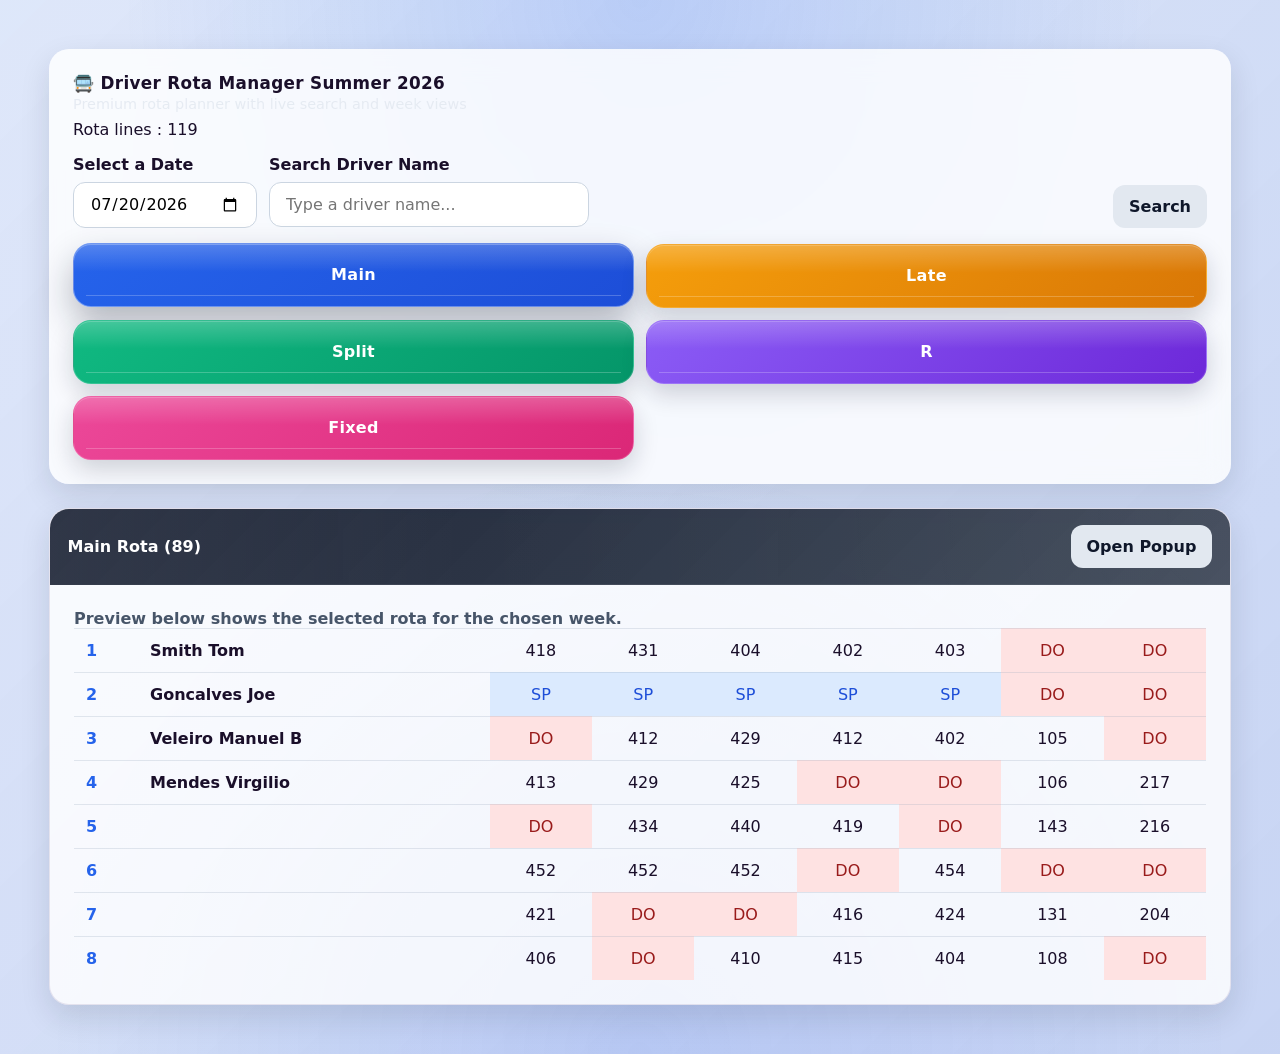
<file: rota.html>
<!doctype html>
<html lang="en">

<head>
    <meta charset="UTF-8" />
    <meta name="viewport" content="width=device-width, initial-scale=1.0" />
    <title>Driver Rota Manager Summer 2026</title>
    <style>
        :root {
            --panel-bg: rgba(255, 255, 255, 0.82);
            --panel-border: rgba(161, 148, 184, 0.22);
            --bg-top: 37, 99, 235;
            --bg-bottom: 29, 78, 216;
            font-family: Inter, system-ui, sans-serif;
            color: #0f172a;
            background: #f8fafc;
        }

        * {
            box-sizing: border-box;
        }

        body {
            padding: 25px;
            margin: 0;
            min-width: 320px;
            color: #1a0f2a;
            background:
                radial-gradient(circle at top, rgba(var(--bg-top), 0.18), transparent 42%),
                radial-gradient(circle at bottom, rgba(var(--bg-bottom), 0.14), transparent 48%),
                linear-gradient(135deg, rgba(var(--bg-top), 0.12), rgba(var(--bg-bottom), 0.22)),
                url("https://uploads.onecompiler.io/44uengjdp/44uhgxeze/blend%20all%20images,%20make%20sky%20a%20sunset%20and%20put%20castle.jpg") center/cover fixed no-repeat;
            background-blend-mode: screen, screen, normal, normal;
        }

        .min-h-screen {
            min-height: 100vh;
        }

        .max-w-6xl {
            max-width: 1200px;
        }

        .mx-auto {
            margin-left: auto;
            margin-right: auto;
        }

        .space-y-6>*+* {
            margin-top: 1.5rem;
        }

        .p-6 {
            padding: 1.5rem;
        }

        .mt-2 {
            margin-top: 0.5rem;
        }

        .mt-4 {
            margin-top: 1rem;
        }

        .mb-3 {
            margin-bottom: 0.75rem;
        }

        .bg-white {
            background: var(--panel-bg);
            backdrop-filter: blur(14px);
            -webkit-backdrop-filter: blur(14px);
        }

        .font-bold {
            font-weight: 700;
        }

        .text-3xl {
            font-size: 2rem;
            line-height: 1.1;
        }

        .rounded-2xl {
            border-radius: 1.25rem;
        }

        .shadow {
            box-shadow: 0 12px 30px rgba(15, 23, 42, 0.12);
        }

        .btn {
            border: 0;
            border-radius: 12px;
            padding: 0.75rem 1rem;
            font: inherit;
            font-weight: 700;
            cursor: pointer;
        }

        .btn-primary {
            color: #fff;
        }

        .btn-secondary {
            background: #e2e8f0;
            color: #0f172a;
        }

        .btn-secondary:hover {
            background: #cbd5e1;
        }

        .btn-rotas {
            display: grid;
            grid-template-columns: repeat(2, minmax(0, 1fr));
            gap: 0.75rem;
            margin-top: 1rem;
        }

        .rota-btn {
            color: #fff;
            border: 1px solid rgba(255, 255, 255, 0.16);
            min-height: 64px;
            padding: 0.95rem 1rem;
            border-radius: 18px;
            font-weight: 800;
            letter-spacing: 0.02em;
            position: relative;
            overflow: hidden;
            transition: transform 180ms ease, box-shadow 180ms ease, filter 180ms ease, border-color 180ms ease;
            box-shadow: 0 10px 24px rgba(15, 23, 42, 0.18), inset 0 1px 0 rgba(255, 255, 255, 0.18);
        }

        .rota-btn::before {
            content: '';
            position: absolute;
            inset: 0;
            background: linear-gradient(180deg, rgba(255, 255, 255, 0.22), transparent 45%);
            pointer-events: none;
        }

        .rota-btn::after {
            content: '';
            position: absolute;
            inset: auto 12px 10px 12px;
            height: 1px;
            background: rgba(255, 255, 255, 0.22);
            pointer-events: none;
        }

        .rota-btn:hover {
            transform: translateY(-3px) scale(1.01);
            filter: brightness(1.08) saturate(1.08);
            box-shadow: 0 16px 32px rgba(15, 23, 42, 0.26), 0 0 28px rgba(255, 255, 255, 0.14), inset 0 1px 0 rgba(255, 255, 255, 0.22);
        }

        .rota-btn.active {
            transform: translateY(-1px);
            border-color: rgba(255, 255, 255, 0.34);
            box-shadow: 0 16px 34px rgba(15, 23, 42, 0.3), 0 0 30px rgba(255, 255, 255, 0.18), inset 0 1px 0 rgba(255, 255, 255, 0.26);
        }

        .toolbar {
            display: flex;
            gap: 0.75rem;
            flex-wrap: wrap;
            align-items: center;
            margin-top: 1rem;
        }

        .search-input {
            width: 100%;
            max-width: 320px;
            border: 1px solid #cbd5e1;
            border-radius: 12px;
            padding: 0.75rem 1rem;
            font: inherit;
            background: #fff;
        }

        table {
            width: 100%;
            min-width: 900px;
            border-collapse: collapse;
        }

        .section {
            background: var(--panel-bg);
            border: 1px solid var(--panel-border);
            box-shadow: 0 12px 30px rgba(15, 23, 42, 0.12);
            border-radius: 1.25rem;
            overflow: hidden;
        }

        .table-wrap {
            overflow-x: auto;
            -webkit-overflow-scrolling: touch;
        }

        td {
            border-top: 1px solid rgba(148, 163, 184, 0.25);
            padding: 0.75rem;
            vertical-align: top;
            white-space: nowrap;
        }

        td:first-child {
            width: 64px;
            font-weight: 700;
            color: #2563eb;
        }

        td:nth-child(2) {
            min-width: 220px;
            font-weight: 600;
        }

        td:nth-child(n + 3) {
            text-align: center;
            min-width: 64px;
        }

        .duty-DO {
            background: #fee2e2;
            color: #991b1b;
        }

        .duty-SP {
            background: #dbeafe;
            color: #1d4ed8;
        }

        input[type="date"] {
            background: #fff;
            border: 1px solid #cbd5e1;
            border-radius: 12px;
            padding: 0.7rem 1rem;
            font: inherit;
            width: 100%;
            max-width: 240px;
        }

        .header {
            background: linear-gradient(135deg, rgba(15, 23, 42, 0.94), rgba(30, 41, 59, 0.84)), radial-gradient(circle at top right, rgba(255, 255, 255, 0.14), transparent 35%);
            color: white;
            padding: 1rem 1.1rem;
            font-weight: 700;
            display: flex;
            align-items: center;
            justify-content: space-between;
            gap: 1rem;
            flex-wrap: wrap;
            border-bottom: 1px solid rgba(255, 255, 255, 0.1);
            position: relative;
            overflow: hidden;
        }

        .header::before {
            content: '';
            position: absolute;
            inset: 0;
            background: linear-gradient(90deg, rgba(255, 255, 255, 0.08), transparent 35%, rgba(255, 255, 255, 0.04));
            pointer-events: none;
        }

        .header-title {
            display: flex;
            flex-direction: column;
            gap: 0.2rem;
            position: relative;
            z-index: 1;
        }

        .header-title h1 {
            margin: 0;
            font-size: 1.05rem;
            letter-spacing: 0.02em;
        }

        .header-title p {
            margin: 0;
            color: rgba(226, 232, 240, 0.88);
            font-size: 0.9rem;
        }

        .header-actions {
            display: flex;
            flex-wrap: wrap;
            gap: 0.5rem;
            position: relative;
            z-index: 1;
        }

        .modal-overlay {
            position: fixed;
            inset: 0;
            background: rgba(15, 23, 42, 0.7);
            display: none;
            align-items: center;
            justify-content: center;
            padding: 0.75rem;
            z-index: 9999;
        }

        .modal-overlay.show {
            display: flex;
        }

        .modal {
            background: #fff;
            width: min(96vw, 980px);
            border-radius: 1.25rem;
            overflow: hidden;
            box-shadow: 0 24px 60px rgba(0, 0, 0, 0.25);
            max-height: 94vh;
            display: flex;
            flex-direction: column;
        }

        .modal-body {
            padding: 1rem;
            overflow: auto;
        }

        .modal-close {
            float: right;
            background: #e2e8f0;
            color: #0f172a;
        }

        .modal-table {
            width: 100%;
            min-width: 700px;
            border-collapse: collapse;
            margin-top: 1rem;
        }

        .modal-table td,
        .modal-table th {
            border-top: 1px solid rgba(148, 163, 184, 0.25);
            padding: 0.6rem;
            text-align: left;
            white-space: nowrap;
        }

        .modal-table th {
            background: #f8fafc;
            position: sticky;
            top: 0;
            z-index: 1;
        }

        .preview-note {
            margin: 0;
            color: #475569;
            font-weight: 600;
        }

        .search-results {
            display: grid;
            gap: 0.5rem;
            margin-top: 1rem;
        }

        .search-result {
            display: flex;
            justify-content: space-between;
            gap: 1rem;
            padding: 0.75rem 1rem;
            border: 1px solid #e2e8f0;
            border-radius: 12px;
            background: #f8fafc;
            cursor: pointer;
        }

        .search-result:hover {
            background: #e2e8f0;
        }

        .rota-main {
            background: linear-gradient(135deg, #2563eb, #1d4ed8);
        }

        .rota-late {
            background: linear-gradient(135deg, #f59e0b, #d97706);
        }

        .rota-split {
            background: linear-gradient(135deg, #10b981, #059669);
        }

        .rota-r {
            background: linear-gradient(135deg, #8b5cf6, #6d28d9);
        }

        .rota-fixed {
            background: linear-gradient(135deg, #ec4899, #db2777);
        }

        @media (max-width: 768px) {
            body {
                padding: 0.5rem;
                background-attachment: scroll;
            }

            .p-6 {
                padding: 0.9rem;
            }

            .space-y-6>*+* {
                margin-top: 0.85rem;
            }

            .text-3xl {
                font-size: 1.45rem;
            }

            .rounded-2xl {
                border-radius: 1rem;
            }

            .modal {
                width: 100vw;
                max-height: 100vh;
                height: 100vh;
                border-radius: 0;
            }

            .modal-body {
                padding: 0.75rem;
            }

            .modal-overlay {
                padding: 0;
                align-items: stretch;
                justify-content: stretch;
            }

            .toolbar {
                flex-direction: column;
                align-items: stretch;
            }

            .search-input,
            input[type="date"] {
                max-width: 100%;
            }

            .btn {
                width: 100%;
            }

            table,
            .modal-table {
                min-width: 760px;
            }

            td {
                padding: 0.5rem;
                font-size: 0.85rem;
            }

            td:nth-child(2) {
                min-width: 160px;
            }

            td:nth-child(n + 3) {
                min-width: 52px;
            }

            .header {
                padding: 0.85rem;
            }

            .header-title h1 {
                font-size: 0.98rem;
            }
        }

        @media (max-width: 480px) {
            .min-h-screen {
                background-attachment: scroll;
            }

            .p-6 {
                padding: 0.75rem;
            }

            .mt-4 {
                margin-top: 0.75rem;
            }
        }
    </style>
</head>

<body>
    <div class="min-h-screen p-6">
        <div class="max-w-6xl mx-auto space-y-6">
            <div class="bg-white p-6 rounded-2xl shadow">
                <div class="header-title">
                    <h1>🚍 Driver Rota Manager Summer 2026</h1>
                    <p>Premium rota planner with live search and week views</p>
                </div>
                <p class="mt-2">Rota lines : <span id="rowCount">0</span></p>

                <div class="toolbar">
                    <div>
                        <label class="font-bold" style="display:block; margin-bottom:8px;">Select a Date</label>
                        <input type="date" id="datePicker" />
                    </div>
                    <div style="flex:1; min-width: 220px;">
                        <label class="font-bold" style="display:block; margin-bottom:8px;">Search Driver Name</label>
                        <input type="text" id="driverSearch" class="search-input" placeholder="Type a driver name..." />
                    </div>
                    <div style="align-self:end;">
                        <button class="btn btn-secondary" id="openSearchBtn">Search</button>
                    </div>
                </div>

                <div class="btn-rotas" id="rotaButtons"></div>
            </div>

            <div id="groups"></div>
        </div>
    </div>

    <div id="rotaModal" class="modal-overlay" aria-hidden="true">
        <div class="modal" role="dialog" aria-modal="true" aria-labelledby="rotaModalTitle">
            <div class="modal-body">
                <button id="closeRotaBtn" class="btn modal-close">Close</button>
                <h2 id="rotaModalTitle" class="mb-3">Rota</h2>
                <div id="rotaModalContent"></div>
            </div>
        </div>
    </div>

    <div id="searchModal" class="modal-overlay" aria-hidden="true">
        <div class="modal" role="dialog" aria-modal="true" aria-labelledby="searchModalTitle">
            <div class="modal-body">
                <button id="closeSearchBtn" class="btn modal-close">Close</button>
                <h2 id="searchModalTitle" class="mb-3">Driver Search</h2>
                <div id="searchModalContent"></div>
            </div>
        </div>
    </div>

    <script>
        const GROUPS = ['Main', 'Late', 'Split', 'R', 'Fixed'];
        const BASE_DATE = '2026-07-20';
        let selectedRota = 'Main';
        const ROTA_COLORS = {
            Main: {
                top: '37, 99, 235',
                bottom: '29, 78, 216'
            },
            Late: {
                top: '245, 158, 11',
                bottom: '217, 119, 6'
            },
            Split: {
                top: '16, 185, 129',
                bottom: '5, 150, 105'
            },
            R: {
                top: '139, 92, 246',
                bottom: '109, 40, 217'
            },
            Fixed: {
                top: '236, 72, 153',
                bottom: '219, 39, 119'
            }
        };

        const SAMPLE_ROWS = [{
                id: 1,
                rota: 'Main',
                driver: 'Smith Tom',
                duties: ['418', '431', '404', '402', '403', 'DO', 'DO']
            },
            {
                id: 2,
                rota: 'Main',
                driver: 'Goncalves Joe',
                duties: ['SP', 'SP', 'SP', 'SP', 'SP', 'DO', 'DO']
            },
            {
                id: 3,
                rota: 'Main',
                driver: 'Veleiro Manuel B',
                duties: ['DO', '412', '429', '412', '402', '105', 'DO']
            },
            {
                id: 4,
                rota: 'Main',
                driver: 'Mendes Virgilio',
                duties: ['413', '429', '425', 'DO', 'DO', '106', '217']
            },
            {
                id: 5,
                rota: 'Main',
                driver: '',
                duties: ['DO', '434', '440', '419', 'DO', '143', '216']
            },
            {
                id: 6,
                rota: 'Main',
                driver: '',
                duties: ['452', '452', '452', 'DO', '454', 'DO', 'DO']
            },
            {
                id: 7,
                rota: 'Main',
                driver: '',
                duties: ['421', 'DO', 'DO', '416', '424', '131', '204']
            },
            {
                id: 8,
                rota: 'Main',
                driver: '',
                duties: ['406', 'DO', '410', '415', '404', '108', 'DO']
            },
            {
                id: 9,
                rota: 'Main',
                driver: 'David Silvio',
                duties: ['401', '422', 'DO', 'DO', '405', '128', '218']
            },
            {
                id: 10,
                rota: 'Main',
                driver: 'Dyugerov Teodor',
                duties: ['DO', '443', '435', '447', 'DO', '112', '227']
            },
            {
                id: 11,
                rota: 'Main',
                driver: 'Lee Robert',
                duties: ['SP', 'SP', 'SP', 'SP', 'SP', 'DO', 'DO']
            },
            {
                id: 12,
                rota: 'Main',
                driver: 'Rodrigues Fernando',
                duties: ['454', '453', '460', '450', '464', 'DO', 'DO']
            },
            {
                id: 13,
                rota: 'Main',
                driver: 'Mourant Gary',
                duties: ['DO', '410', '431', '410', 'DO', '120', '203']
            },
            {
                id: 14,
                rota: 'Main',
                driver: 'Rodrigues Norberto',
                duties: ['403', '425', '432', 'DO', '401', '138', 'DO']
            },
            {
                id: 15,
                rota: 'Main',
                driver: 'Goose Paul',
                duties: ['410', '416', '421', 'DO', 'DO', '123', '219']
            },
            {
                id: 16,
                rota: 'Main',
                driver: 'Correia Fabio',
                duties: ['DO', '436', '438', '429', '442', 'DO', 'DO']
            },
            {
                id: 17,
                rota: 'Main',
                driver: 'Ferreira Emanuel',
                duties: ['457', '438', '463', 'DO', 'DO', '157', '236']
            },
            {
                id: 18,
                rota: 'Main',
                driver: 'De Freitas, Rui 3',
                duties: ['DO', '404', '419', '403', 'DO', '104', '208']
            },
            {
                id: 19,
                rota: 'Main',
                driver: 'Ferriera Marco R',
                duties: ['412', '419', '401', 'DO', '427', '126', 'DO']
            },
            {
                id: 20,
                rota: 'Main',
                driver: 'Andrade Duarte',
                duties: ['DO', 'DO', '406', '404', '430', '134', '211']
            },
            {
                id: 21,
                rota: 'Main',
                driver: 'Martins Manuel',
                duties: ['DO', '447', '441', '432', '440', 'DO', '230']
            },
            {
                id: 22,
                rota: 'Main',
                driver: 'Barradas Roberto D',
                duties: ['SP', 'SP', 'SP', 'SP', 'SP', 'DO', 'DO']
            },
            {
                id: 23,
                rota: 'Main',
                driver: 'Itai Mavhimira',
                duties: ['461', '450', 'DO', '453', 'DO', '167', '237']
            },
            {
                id: 24,
                rota: 'Main',
                driver: 'Derek Willder',
                duties: ['DO', 'DO', '422', '406', '410', '117', '207']
            },
            {
                id: 25,
                rota: 'Main',
                driver: 'Melia Paul R',
                duties: ['DO', '403', '426', '418', '428', '136', 'DO']
            },
            {
                id: 26,
                rota: 'Main',
                driver: 'Jardim Vicky',
                duties: ['419', '432', '414', '426', '426', 'DO', 'DO']
            },
            {
                id: 27,
                rota: 'Main',
                driver: 'Carrico Jose',
                duties: ['449', '444', '445', 'DO', 'DO', '144', '226']
            },
            {
                id: 28,
                rota: 'Main',
                driver: 'Finlay Arenz',
                duties: ['422', '435', '444', 'DO', 'DO', '147', '222']
            },
            {
                id: 29,
                rota: 'Main',
                driver: 'Capontes Femando S',
                duties: ['453', '459', 'DO', '463', 'DO', '155', '239']
            },
            {
                id: 30,
                rota: 'Main',
                driver: 'Steve Simon',
                duties: ['DO', '415', '405', 'DO', '419', '103', '221']
            },
            {
                id: 31,
                rota: 'Main',
                driver: 'Alun Parry',
                duties: ['425', '417', 'DO', '417', '406', '122', 'DO']
            },
            {
                id: 32,
                rota: 'Main',
                driver: 'Moreira Nuno',
                duties: ['SP', 'SP', 'SP', 'SP', 'SP', 'DO', 'DO']
            },
            {
                id: 33,
                rota: 'Main',
                driver: 'Anselmo Andrade',
                duties: ['409', '409', 'DO', 'DO', '432', '101', '205']
            },
            {
                id: 34,
                rota: 'Main',
                driver: 'Barreto Jose H',
                duties: ['447', 'DO', 'DO', '430', '433', '132', '229']
            },
            {
                id: 35,
                rota: 'Main',
                driver: 'De Gouveia Armando',
                duties: ['445', 'DO', '443', '444', '445', '156', 'DO']
            },
            {
                id: 36,
                rota: 'Main',
                driver: 'Nobregaa Michael D',
                duties: ['464', '457', '450', '452', '447', 'DO', 'DO']
            },
            {
                id: 37,
                rota: 'Main',
                driver: 'Da Cunha Jose M',
                duties: ['428', 'DO', 'DO', '420', '414', '113', '202']
            },
            {
                id: 38,
                rota: 'Main',
                driver: 'Vitor Januario',
                duties: ['417', 'DO', '430', '407', '423', '109', 'DO']
            },
            {
                id: 39,
                rota: 'Main',
                driver: 'Germano De Abreu',
                duties: ['415', '401', 'DO', 'DO', '412', '129', '228']
            },
            {
                id: 40,
                rota: 'Main',
                driver: 'Luis Rafael E',
                duties: ['439', '445', 'DO', '445', 'DO', '153', '223']
            },
            {
                id: 41,
                rota: 'Main',
                driver: 'Texiera Denis',
                duties: ['429', 'DO', '442', '438', '446', 'DO', 'DO']
            },
            {
                id: 42,
                rota: 'Main',
                driver: 'Morrison Angus',
                duties: ['SP', 'SP', 'SP', 'SP', 'SP', 'DO', 'DO']
            },
            {
                id: 43,
                rota: 'Main',
                driver: 'Leonard Christopher',
                duties: ['458', '463', 'DO', 'DO', '443', '159', '240']
            },
            {
                id: 44,
                rota: 'Main',
                driver: 'Barreto Luis R',
                duties: ['DO', '430', '403', '405', 'DO', '130', '233']
            },
            {
                id: 45,
                rota: 'Main',
                driver: 'Cristea Marius-George',
                duties: ['404', '433', '424', 'DO', '416', '127', 'DO']
            },
            {
                id: 46,
                rota: 'Main',
                driver: 'Femandes, Carlos',
                duties: ['430', '413', '415', '428', '420', 'DO', 'DO']
            },
            {
                id: 47,
                rota: 'Main',
                driver: 'Ferreira, Jorge T',
                duties: ['443', '441', 'DO', '433', 'DO', '145', '231']
            },
            {
                id: 48,
                rota: 'Main',
                driver: 'Esteves Rui J G',
                duties: ['434', '442', 'DO', '431', '438', 'DO', 'DO']
            },
            {
                id: 49,
                rota: 'Main',
                driver: 'Rodrigues Joao',
                duties: ['460', '461', 'DO', 'DO', '463', '154', '238']
            },
            {
                id: 50,
                rota: 'Main',
                driver: 'Leon Alves',
                duties: ['DO', '405', '434', '408', 'DO', '135', '224']
            },
            {
                id: 51,
                rota: 'Main',
                driver: 'Andrade Antonio J',
                duties: ['416', '423', '423', 'DO', '417', '115', 'DO']
            },
            {
                id: 52,
                rota: 'Main',
                driver: 'Daniel Diaconu',
                duties: ['SP', 'SP', 'SP', 'SP', 'SP', 'DO', 'DO']
            },
            {
                id: 53,
                rota: 'Main',
                driver: 'Rodrigues Adelino V',
                duties: ['424', '424', 'DO', 'DO', '425', '118', '206']
            },
            {
                id: 54,
                rota: 'Main',
                driver: 'Jose De Abreu',
                duties: ['440', '440', 'DO', '440', '451', '146', 'DO']
            },
            {
                id: 55,
                rota: 'Main',
                driver: 'Teixeira Fra',
                duties: ['435', 'DO', '449', '435', '441', '152', 'DO']
            },
            {
                id: 56,
                rota: 'Main',
                driver: 'Ness Michael B',
                duties: ['459', '454', '464', 'DO', '452', '160', 'DO']
            },
            {
                id: 57,
                rota: 'Main',
                driver: 'De Freitas Abilio Alves',
                duties: ['426', '427', '427', 'DO', 'DO', '142', '213']
            },
            {
                id: 58,
                rota: 'Main',
                driver: 'Irek Krawulski',
                duties: ['408', '426', '428', 'DO', '413', '119', 'DO']
            },
            {
                id: 59,
                rota: 'Main',
                driver: 'Thomas Glen',
                duties: ['DO', '411', 'DO', '424', '418', '111', '212']
            },
            {
                id: 60,
                rota: 'Main',
                driver: 'Dino Franco',
                duties: ['446', 'DO', '447', '436', 'DO', '141', 'DO']
            },
            {
                id: 61,
                rota: 'Main',
                driver: 'Lozach Jonathan',
                duties: ['437', '437', '446', '442', 'DO', 'DO', 'DO']
            },
            {
                id: 62,
                rota: 'Main',
                driver: 'Goncalves Armando',
                duties: ['SP', 'SP', 'SP', 'SP', 'SP', 'DO', 'DO']
            },
            {
                id: 63,
                rota: 'Main',
                driver: 'Bogacki Waldemar',
                duties: ['438', 'DO', '461', '458', 'DO', '168', '235']
            },
            {
                id: 64,
                rota: 'Main',
                driver: 'Claudio Fiueira',
                duties: ['DO', 'DO', '411', '411', '408', '137', '220']
            },
            {
                id: 65,
                rota: 'Main',
                driver: '',
                duties: ['DO', '418', '412', '401', '429', '124', 'DO']
            },
            {
                id: 66,
                rota: 'Main',
                driver: 'law Debinski',
                duties: ['411', '421', '420', '427', '409', 'DO', 'DO']
            },
            {
                id: 67,
                rota: 'Main',
                driver: 'Gomes Fortunato',
                duties: ['441', 'DO', '451', '441', '444', '148', 'DO']
            },
            {
                id: 68,
                rota: 'Main',
                driver: 'Goncalves Joao Aurelio',
                duties: ['436', 'DO', '437', '434', 'DO', '133', 'DO']
            },
            {
                id: 69,
                rota: 'Main',
                driver: 'Powell D an',
                duties: ['450', 'DO', 'DO', '464', '450', '165', '232']
            },
            {
                id: 70,
                rota: 'Main',
                driver: 'Gouveia, Pedro',
                duties: ['432', 'DO', '408', '425', 'DO', '116', '214']
            },
            {
                id: 71,
                rota: 'Main',
                driver: 'Alves. Miguel',
                duties: ['405', '406', 'DO', '422', '415', '139', 'DO']
            },
            {
                id: 72,
                rota: 'Main',
                driver: '',
                duties: ['SP', 'SP', 'SP', 'SP', 'SP', 'DO', 'DO']
            },
            {
                id: 73,
                rota: 'Main',
                driver: 'Rogerio Gouveia',
                duties: ['414', '420', '416', 'DO', 'DO', '121', '210']
            },
            {
                id: 74,
                rota: 'Main',
                driver: 'Correia Paulo F',
                duties: ['444', '449', 'DO', '449', '449', '151', 'DO']
            },
            {
                id: 75,
                rota: 'Main',
                driver: 'Ferreira, Joao',
                duties: ['431', 'DO', '436', '437', '436', 'DO', 'DO']
            },
            {
                id: 76,
                rota: 'Main',
                driver: '',
                duties: ['463', '464', 'DO', 'DO', '437', '158', '234']
            },
            {
                id: 77,
                rota: 'Main',
                driver: 'Joac Abreu 2',
                duties: ['433', '428', '417', 'DO', 'DO', '114', '225']
            },
            {
                id: 78,
                rota: 'Main',
                driver: 'Gouveia Luis',
                duties: ['420', '414', '409', 'DO', '411', '140', 'DO']
            },
            {
                id: 79,
                rota: 'Main',
                driver: 'Stefan Grigore',
                duties: ['DO', '408', '413', '409', 'DO', '110', '209']
            },
            {
                id: 80,
                rota: 'Main',
                driver: 'Azevedo Fernando',
                duties: ['442', '446', 'DO', '446', '434', 'DO', 'DO']
            },
            {
                id: 81,
                rota: 'Main',
                driver: 'Carvalho. Marta',
                duties: ['SP', 'SP', 'SP', 'SP', 'SP', 'DO', 'DO']
            },
            {
                id: 82,
                rota: 'Main',
                driver: 'Wlodzimierz Sobecki',
                duties: ['SP', 'SP', 'SP', 'SP', 'SP', 'DO', 'DO']
            },
            {
                id: 83,
                rota: 'Main',
                driver: 'Marcos Maria',
                duties: ['SP', 'SP', 'SP', 'SP', 'SP', 'DO', 'DO']
            },
            {
                id: 84,
                rota: 'Main',
                driver: 'Kaminski, Adam',
                duties: ['423', 'DO', 'DO', '413', '422', '125', '215']
            },
            {
                id: 85,
                rota: 'Main',
                driver: 'Stewart Brian F',
                duties: ['427', 'DO', '418', '414', '421', '107', 'DO']
            },
            {
                id: 86,
                rota: 'Main',
                driver: 'Augustinho Marcio',
                duties: ['407', '407', '407', '423', '407', 'DO', 'DO']
            },
            {
                id: 87,
                rota: 'Main',
                driver: 'Da Silva Eugene',
                duties: ['455', '458', '459', '461', '457', 'DO', 'DO']
            },
            {
                id: 88,
                rota: 'Main',
                driver: 'De Sousa Leandro',
                duties: ['SP', 'SP', 'SP', 'SP', 'SP', 'DO', 'DO']
            },
            {
                id: 89,
                rota: 'Main',
                driver: '',
                duties: ['SP', 'SP', 'SP', 'SP', 'SP', 'DO', 'DO']
            },

            {
                id: 90,
                rota: 'Late',
                driver: 'Batista Jose 2',
                duties: ['DO', 'DO', '453', '454', '9917', '164', '241']
            },
            {
                id: 91,
                rota: 'Late',
                driver: 'Steve Dry',
                duties: ['DO', 'DO', '455', '9917', '456', '162', '243']
            },
            {
                id: 92,
                rota: 'Late',
                driver: 'Turzynski Lucas',
                duties: ['DO', 'DO', '9917', '455', '458', '161', '242']
            },
            {
                id: 93,
                rota: 'Late',
                driver: 'Abreu Joao D',
                duties: ['DO', '460', '457', '459', '459', '163', 'DO']
            },
            {
                id: 94,
                rota: 'Late',
                driver: 'Lopes Anibal',
                duties: ['456', '9917', '456', '456', '462', 'DO', 'DO']
            },
            {
                id: 95,
                rota: 'Late',
                driver: 'Wayne Buchanen',
                duties: ['462', '455', '458', '460', '460', 'DO', 'DO']
            },
            {
                id: 96,
                rota: 'Late',
                driver: 'Rejak Pawel',
                duties: ['9917', '456', '454', '457', '455', 'DO', 'DO']
            },

            {
                id: 97,
                rota: 'Split',
                driver: 'De Sousa Rafael F',
                duties: ['DO', '4302', '4309', '4309', '4309', 'DO', 'DO']
            },
            {
                id: 98,
                rota: 'Split',
                driver: 'Waugh Darren',
                duties: ['9915', '9915', '4306', '4306', '4306', 'DO', 'DO']
            },
            {
                id: 99,
                rota: 'Split',
                driver: 'Hammond Peter C',
                duties: ['4601', '4308', '4308', '4310', '4304', 'DO', 'DO']
            },
            {
                id: 100,
                rota: 'Split',
                driver: 'Franco Luis',
                duties: ['4308', '4304', '4303', '4601', '4310', 'DO', 'DO']
            },
            {
                id: 101,
                rota: 'Split',
                driver: 'Whitman-Hall Eli',
                duties: ['4304', '4310', '4304', '4301', '4601', 'DO', 'DO']
            },
            {
                id: 102,
                rota: 'Split',
                driver: 'De Freitas Rui J',
                duties: ['4310', '4301', '4601', '4304', '4303', 'DO', 'DO']
            },
            {
                id: 103,
                rota: 'Split',
                driver: 'Angelini Adriano',
                duties: ['4602', '4309', '4301', '9915', '4302', 'DO', 'DO']
            },
            {
                id: 104,
                rota: 'Split',
                driver: 'Mollo John F',
                duties: ['4302', '4602', '9915', '4305', '4301', 'DO', 'DO']
            },
            {
                id: 105,
                rota: 'Split',
                driver: 'Murra Kenneth',
                duties: ['4301', '4305', '4302', '4602', '9915', 'DO', 'DO']
            },
            {
                id: 106,
                rota: 'Split',
                driver: 'Smith Peter',
                duties: ['4303', '4601', '4310', '4303', '4308', 'DO', 'DO']
            },
            {
                id: 107,
                rota: 'Split',
                driver: 'Wagnor Anthony',
                duties: ['4306', 'DO', '4305', '4307', '4305', 'DO', 'DO']
            },
            {
                id: 108,
                rota: 'Split',
                driver: 'Brockbank Chris',
                duties: ['4309', '4307', '4602', '4302', '4602', 'DO', 'DO']
            },

            {
                id: 109,
                rota: 'R',
                driver: 'Herridge Peter',
                duties: ['DO', 'DO', '4307', '9916', '4307', 'DO', 'DO']
            },
            {
                id: 110,
                rota: 'R',
                driver: 'Berghouse Paul A',
                duties: ['9916', '4306', 'DO', '4308', 'DO', 'DO', 'DO']
            },
            {
                id: 111,
                rota: 'R',
                driver: 'De Freitas Rui M',
                duties: ['4307', '4303', '9916', 'DO', 'DO', 'DO', 'DO']
            },
            {
                id: 112,
                rota: 'R',
                driver: 'Carter Michael Andrew',
                duties: ['4305', '9916', 'DO', 'DO', '9916', 'DO', 'DO']
            },

            {
                id: 113,
                rota: 'Fixed',
                driver: 'Pinto Tiago',
                duties: ['451', '451', 'DO', '451', '453', '149', 'DO']
            },
            {
                id: 114,
                rota: 'Fixed',
                driver: 'Makosa Michel',
                duties: ['DO', '462', '462', '462', '461', '166', 'DO']
            },
            {
                id: 115,
                rota: 'Fixed',
                driver: 'Freitas Carlos',
                duties: ['4901', '4901', '4901', '4901', '4901', 'DO', 'DO']
            },
            {
                id: 116,
                rota: 'Fixed',
                driver: 'Wheeler David',
                duties: ['4902', '4902', '4902', '4902', '4902', 'DO', 'DO']
            },
            {
                id: 117,
                rota: 'Fixed',
                driver: 'Aubert Paul',
                duties: ['4903', '4903', '4903', '4903', '4903', 'DO', 'DO']
            },
            {
                id: 118,
                rota: 'Fixed',
                driver: 'Pereira Jose',
                duties: ['4904', '4904', '4904', '4904', '4904', 'DO', 'DO']
            },
            {
                id: 119,
                rota: 'Fixed',
                driver: 'Lightbody David',
                duties: ['4905', '4905', '4905', '4905', '4905', 'DO', 'DO']
            }
        ];

        const datePicker = document.getElementById('datePicker');
        const driverSearch = document.getElementById('driverSearch');
        const openSearchBtn = document.getElementById('openSearchBtn');
        const rowCount = document.getElementById('rowCount');
        const groupsEl = document.getElementById('groups');
        const rotaButtons = document.getElementById('rotaButtons');
        const rotaModal = document.getElementById('rotaModal');
        const closeRotaBtn = document.getElementById('closeRotaBtn');
        const rotaModalTitle = document.getElementById('rotaModalTitle');
        const rotaModalContent = document.getElementById('rotaModalContent');
        const searchModal = document.getElementById('searchModal');
        const closeSearchBtn = document.getElementById('closeSearchBtn');
        const searchModalTitle = document.getElementById('searchModalTitle');
        const searchModalContent = document.getElementById('searchModalContent');

        datePicker.value = BASE_DATE;

        function setBackgroundForRota(rota) {
            const colors = ROTA_COLORS[rota] || ROTA_COLORS.Main;
            document.documentElement.style.setProperty('--bg-top', colors.top);
            document.documentElement.style.setProperty('--bg-bottom', colors.bottom);
        }

        function getWeekOffset(selectedDate) {
            const base = new Date(BASE_DATE);
            const current = new Date(selectedDate);
            return Math.round((current - base) / (7 * 24 * 60 * 60 * 1000));
        }

        function weekRowsForRota(data, rota) {
            const rows = data.filter(r => r.rota === rota).map(r => ({
                ...r,
                duties: [...r.duties]
            }));
            const names = rows.map(r => r.driver);
            rows.forEach((row, index) => {
                if (!names.length) return;
                const source = ((index - getWeekOffset(datePicker.value)) % names.length + names.length) % names.length;
                row.driver = names[source];
            });
            return rows;
        }

        function buildTable(rows) {
            return `
                <div class="table-wrap">
                    <table>
                        <tbody>
                            ${rows.map(row => `
                                <tr>
                                    <td>${row.id}</td>
                                    <td>${row.driver || ''}</td>
                                    ${row.duties.map(d => `<td class="duty-${d}">${d}</td>`).join('')}
                                </tr>
                            `).join('')}
                        </tbody>
                    </table>
                </div>
            `;
        }

        function renderButtons() {
            rotaButtons.innerHTML = GROUPS.map(group => `
                <button class="btn btn-primary rota-btn rota-${group.toLowerCase()} ${selectedRota === group ? 'active' : ''}" data-rota="${group}">
                    ${group}
                </button>
            `).join('');

            document.querySelectorAll('.rota-btn').forEach(btn => {
                btn.addEventListener('click', () => {
                    selectedRota = btn.dataset.rota;
                    setBackgroundForRota(selectedRota);
                    renderButtons();
                    render();
                });
            });
        }

        function render() {
            setBackgroundForRota(selectedRota);
            rowCount.textContent = SAMPLE_ROWS.length;
            groupsEl.innerHTML = '';
            const currentRows = weekRowsForRota(SAMPLE_ROWS, selectedRota);
            const section = document.createElement('div');
            section.className = 'section';
            section.innerHTML = `
                <div class="header">
                    <span>${selectedRota} Rota (${currentRows.length})</span>
                    <div class="header-actions">
                        <button class="btn btn-secondary" id="openSelectedRota">Open Popup</button>
                    </div>
                </div>
                <div class="p-6">
                    <p class="preview-note mb-3">Preview below shows the selected rota for the chosen week.</p>
                    ${buildTable(currentRows.slice(0, 8))}
                </div>
            `;
            groupsEl.appendChild(section);

            document.getElementById('openSelectedRota').addEventListener('click', () => {
                rotaModalTitle.textContent = `${selectedRota} Rota - Week View`;
                rotaModalContent.innerHTML = buildTable(currentRows);
                rotaModal.classList.add('show');
                rotaModal.setAttribute('aria-hidden', 'false');
            });
        }

        function openDriverSearchModal(name) {
            const query = name.trim().toLowerCase();
            const data = SAMPLE_ROWS.map(r => ({
                ...r,
                duties: [...r.duties]
            }));
            const weekOffset = getWeekOffset(datePicker.value);

            GROUPS.forEach(group => {
                const rows = data.filter(r => r.rota === group);
                const names = rows.map(r => r.driver);
                rows.forEach((row, index) => {
                    if (!names.length) return;
                    const source = ((index - weekOffset) % names.length + names.length) % names.length;
                    row.driver = names[source];
                });
            });

            const matches = data.filter(row => (row.driver || '').toLowerCase().includes(query));
            searchModalTitle.textContent = `Search Results for "${name}"`;
            searchModalContent.innerHTML = matches.length ? `
                <div class="search-results">
                    ${matches.map(row => `
                        <div class="search-result" data-id="${row.id}">
                            <div>
                                <div><strong>${row.driver || ''}</strong></div>
                                <div>ID: ${row.id} • Rota: ${row.rota}</div>
                            </div>
                            <div>Open</div>
                        </div>
                    `).join('')}
                </div>
                <div id="searchDriverDetails" class="mt-4"></div>
            ` : `<p class="preview-note">No drivers found.</p>`;

            searchModal.classList.add('show');
            searchModal.setAttribute('aria-hidden', 'false');

            searchModalContent.querySelectorAll('.search-result').forEach(item => {
                item.addEventListener('click', () => {
                    const id = Number(item.dataset.id);
                    const row = matches.find(r => r.id === id);
                    if (!row) return;
                    document.getElementById('searchDriverDetails').innerHTML = `
                        <h3 class="mb-3">${row.driver || ''} - Week Details</h3>
                        <div class="table-wrap">
                            <table class="modal-table">
                                <thead>
                                    <tr>
                                        <th>ID</th>
                                        <th>Driver</th>
                                        <th>Mon</th>
                                        <th>Tue</th>
                                        <th>Wed</th>
                                        <th>Thu</th>
                                        <th>Fri</th>
                                        <th>Sat</th>
                                        <th>Sun</th>
                                    </tr>
                                </thead>
                                <tbody>
                                    <tr>
                                        <td>${row.id}</td>
                                        <td>${row.driver || ''}</td>
                                        ${row.duties.map(d => `<td class="duty-${d}">${d}</td>`).join('')}
                                    </tr>
                                </tbody>
                            </table>
                        </div>
                    `;
                });
            });
        }

        function closeRotaModal() {
            rotaModal.classList.remove('show');
            rotaModal.setAttribute('aria-hidden', 'true');
        }

        function closeSearchModal() {
            searchModal.classList.remove('show');
            searchModal.setAttribute('aria-hidden', 'true');
        }

        openSearchBtn.addEventListener('click', () => openDriverSearchModal(driverSearch.value));
        driverSearch.addEventListener('keydown', (e) => {
            if (e.key === 'Enter') openDriverSearchModal(driverSearch.value);
        });

        closeRotaBtn.addEventListener('click', closeRotaModal);
        closeSearchBtn.addEventListener('click', closeSearchModal);

        rotaModal.addEventListener('click', (e) => {
            if (e.target === rotaModal) closeRotaModal();
        });

        searchModal.addEventListener('click', (e) => {
            if (e.target === searchModal) closeSearchModal();
        });

        datePicker.addEventListener('change', render);
        renderButtons();
        render();
    </script>
</body>

</html>
</file>
